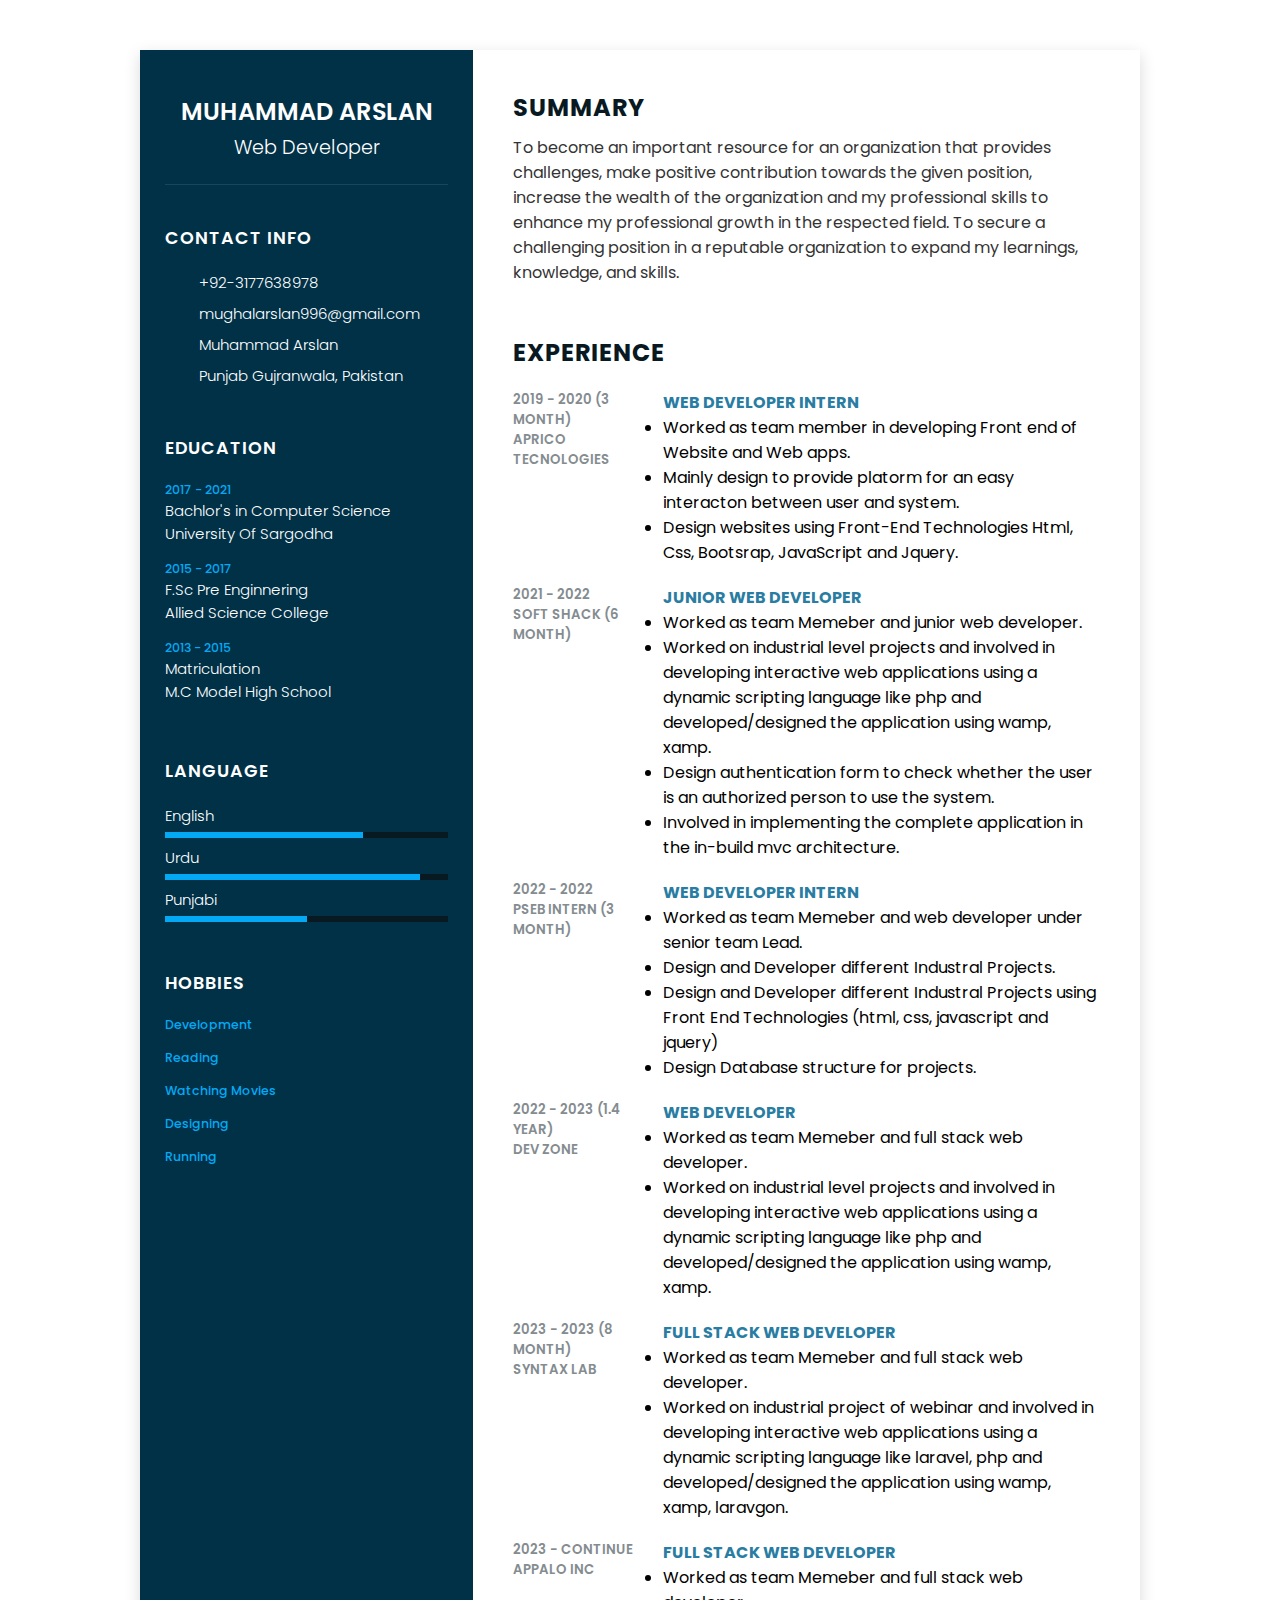
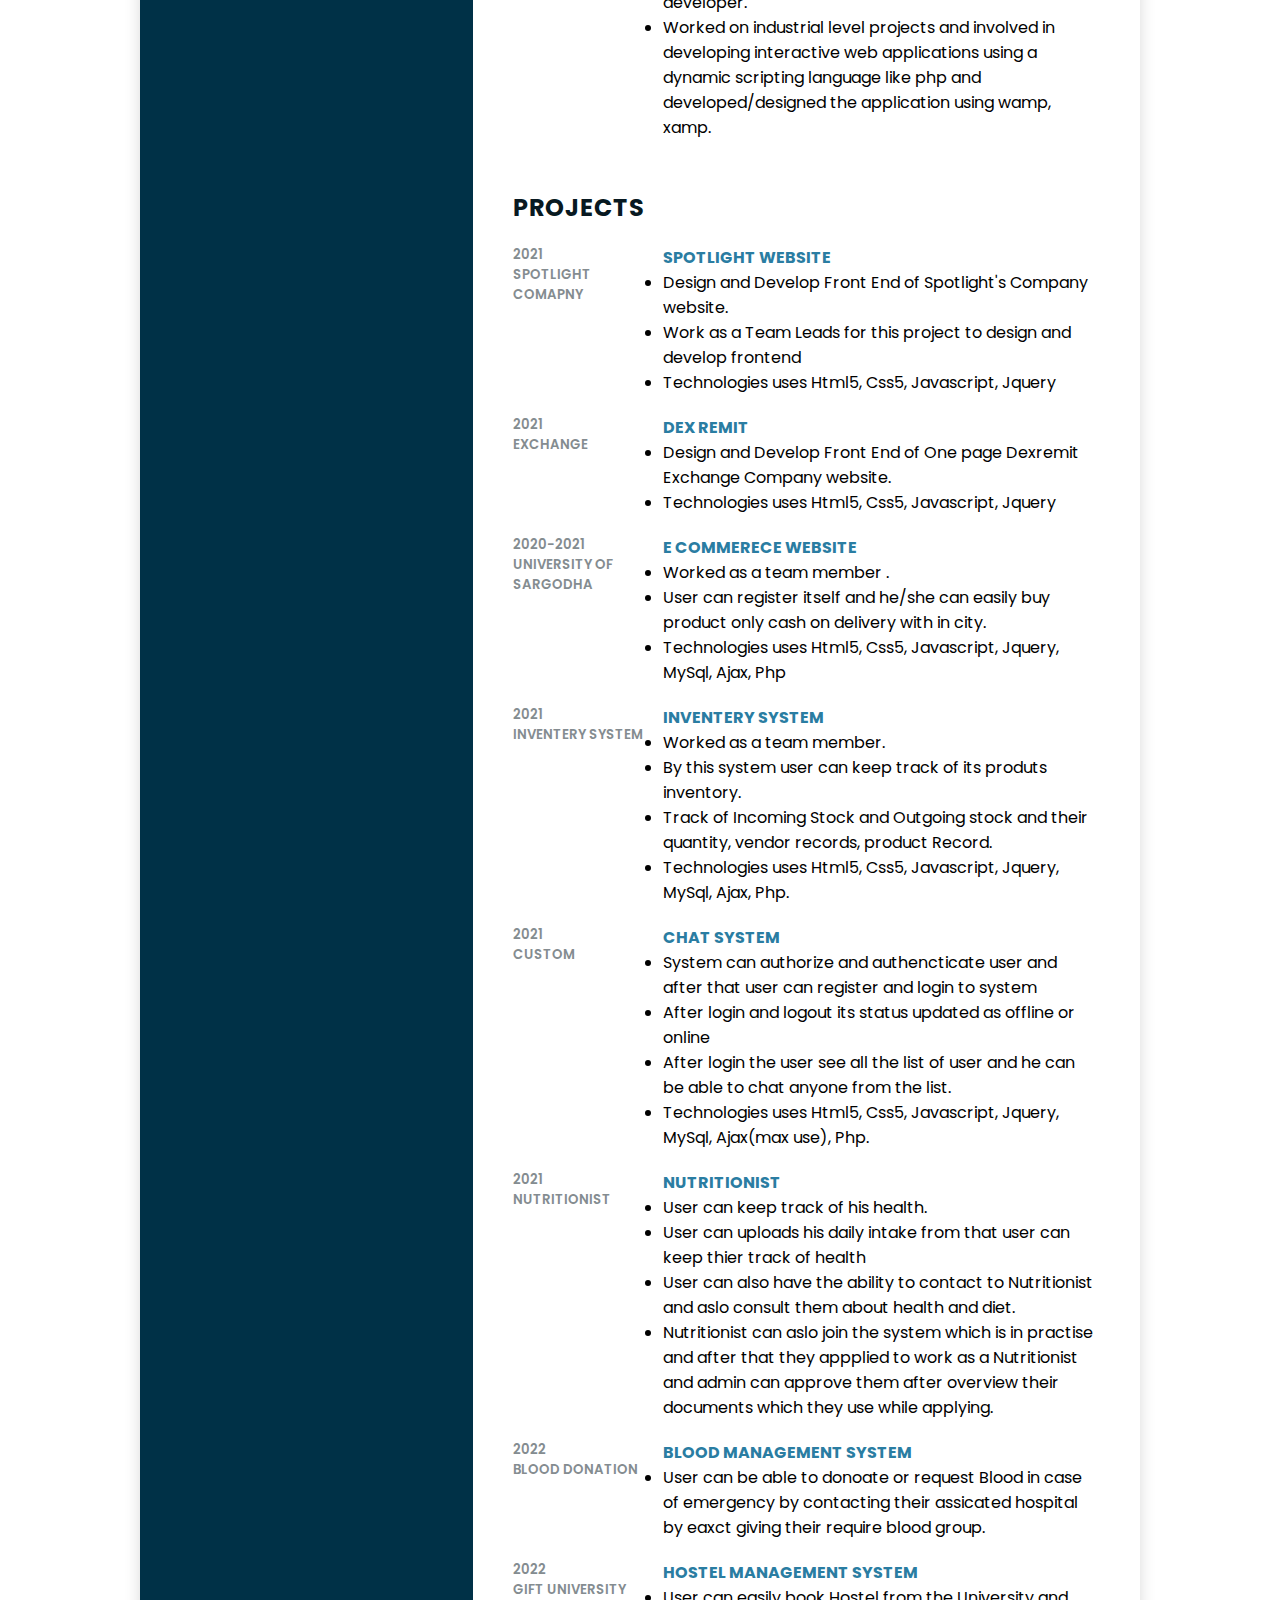
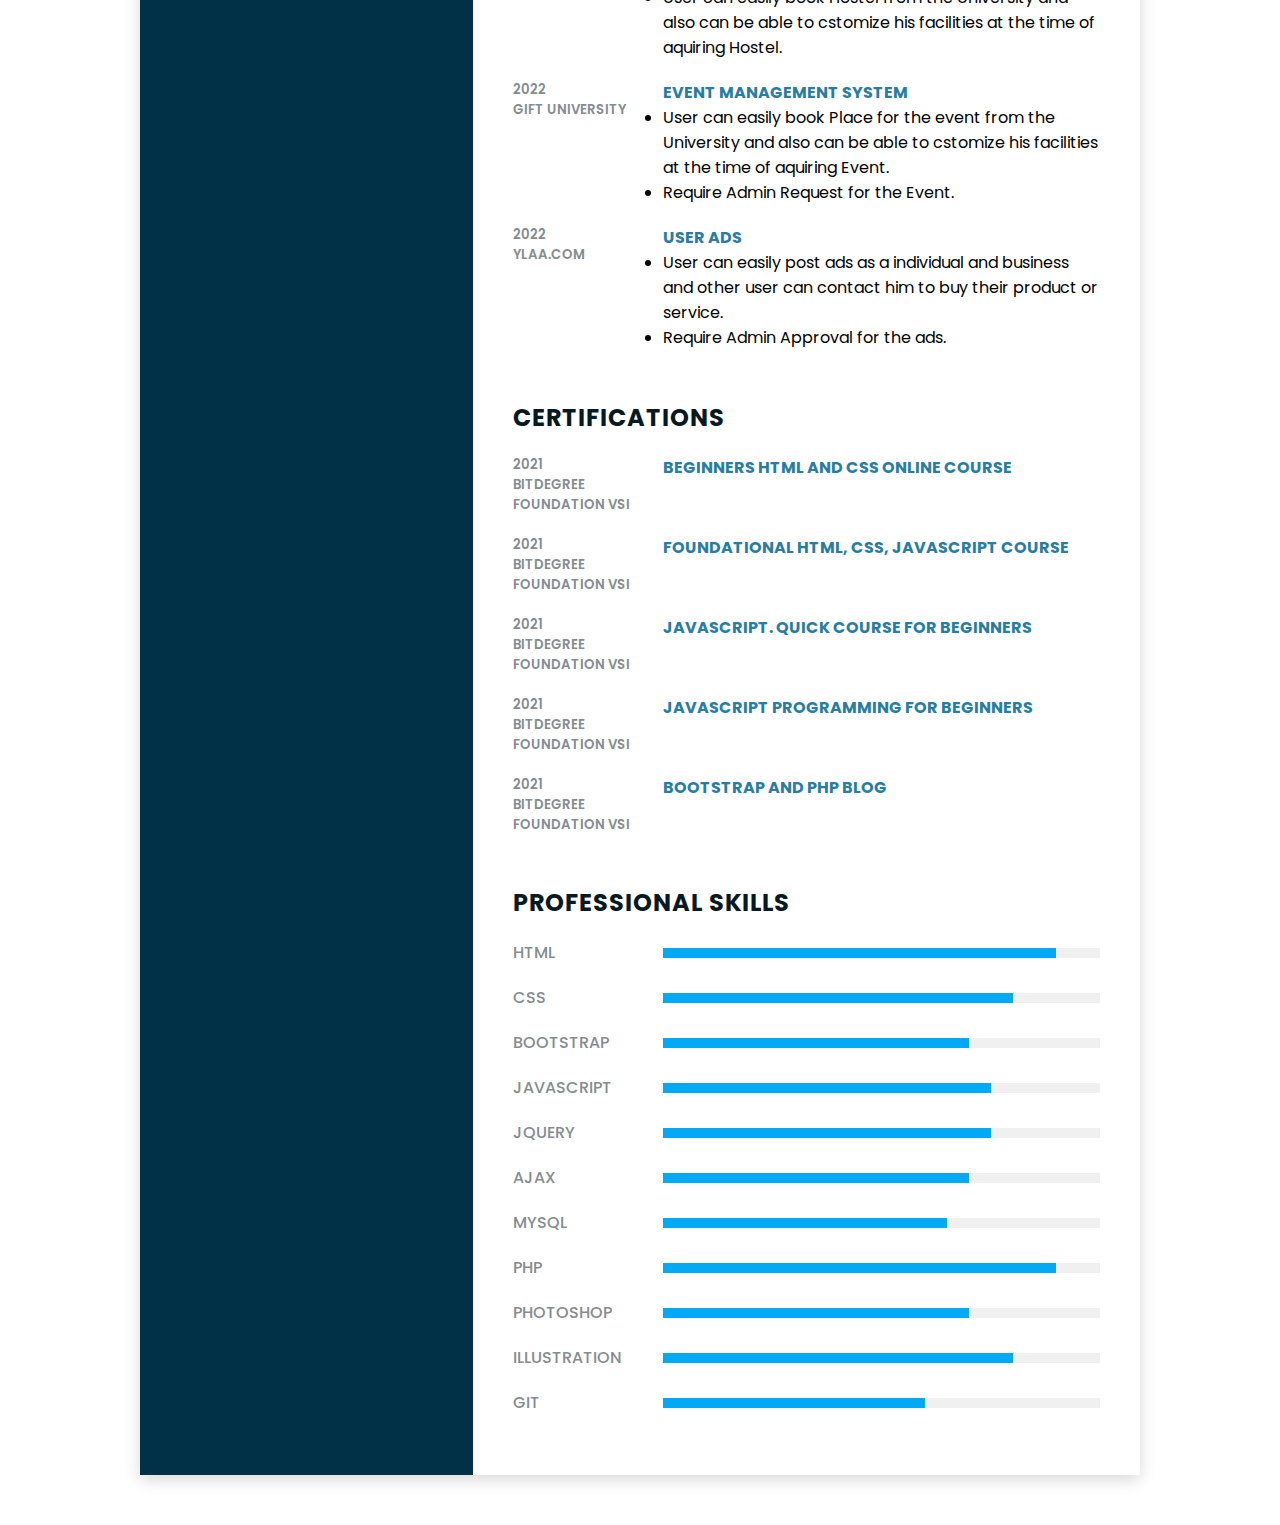
<file: index.html>
<!DOCTYPE html>
<html lang="en">

<head>
    <meta charset="UTF-8">
    <meta http-equiv="X-UA-Compatible" content="IE=edge">
    <meta name="viewport" content="width=device-width, initial-scale=1.0">
    <title>CV</title>
    <link rel="preconnect" href="https://fonts.googleapis.com">
    <link rel="preconnect" href="https://fonts.gstatic.com" crossorigin>
    <link href="https://fonts.googleapis.com/css2?family=Poppins:wght@100;200;300;400;500;600;700;900&display=swap"
        rel="stylesheet">
    <link rel="stylesheet" href="https://pro.fontawesome.com/releases/v5.10.0/css/all.css"
        integrity="sha384-AYmEC3Yw5cVb3ZcuHtOA93w35dYTsvhLPVnYs9eStHfGJvOvKxVfELGroGkvsg+p" crossorigin="anonymous" />
    <link rel="stylesheet" href="style.css">
</head>

<body>
    <div class="container">
        <div class="left_side">

            <div class="profile_text">
                <h2>Muhammad Arslan <br><span>Web Developer</span></h2>
            </div>

            <div class="contact_info">
                <h3 class="title">Contact Info</h3>
                <ul>
                    <li>
                        <span class="icon"><i class="fas fa-phone-alt"></i></span>
                        <span class="text">+92-3177638978</span>
                    </li>
                    <li>
                        <span class="icon"><i class="far fa-envelope"></i></span>
                        <span class="text">mughalarslan996@gmail.com</span>
                    </li>
                    <li>
                        <span class="icon"><i class="fab fa-linkedin-in"></i></span>
                        <span class="text"><a href="https://www.linkedin.com/in/muhammad-arslan-390448213/"
                                target="_blank">Muhammad Arslan</a></span>
                    </li>
                    <li>
                        <span class="icon"><i class="fas fa-map-marker-alt"></i></span>
                        <span class="text">Punjab Gujranwala, Pakistan</span>
                    </li>
                </ul>
            </div>

            <div class="contact_info education">
                <h3 class="title">Education</h3>
                <ul>
                    <li>
                        <h5>2017 - 2021</h5>
                        <h4>Bachlor's in Computer Science</h4>
                        <h4>University Of Sargodha</h4>
                    </li>
                    <li>
                        <h5>2015 - 2017</h5>
                        <h4>F.Sc Pre Enginnering</h4>
                        <h4>Allied Science College</h4>
                    </li>
                    <li>
                        <h5>2013 - 2015</h5>
                        <h4>Matriculation</h4>
                        <h4>M.C Model High School</h4>
                    </li>
                </ul>
            </div>

            <div class="contact_info language">
                <h3 class="title">Language</h3>
                <ul>
                    <li>
                        <span>English</span>
                        <div class="percent">
                            <div style="width: 70%;"></div>
                        </div>
                    </li>
                    <li>
                        <span>Urdu</span>
                        <div class="percent">
                            <div style="width: 90%;"></div>
                        </div>
                    </li>
                    <li>
                        <span>Punjabi</span>
                        <div class="percent">
                            <div style="width: 50%;"></div>
                        </div>
                    </li>
                </ul>
            </div>

            <div class="contact_info education">
                <h3 class="title">Hobbies</h3>
                <ul>
                    <li>
                        <h5>Development</h5>
                    </li>
                    <li>
                        <h5>Reading</h5>
                    </li>
                    <li>
                        <h5>Watching Movies</h5>
                    </li>
                    <li>
                        <h5>Designing</h5>
                    </li>
                    <li>
                        <h5>Running</h5>
                    </li>
                </ul>
            </div>

        </div>

        <div class="right_side">
            <div class="about">
                <h2 class="title2">Summary</h2>
                <!-- <p>Lorem ipsum dolor sit amet consectetur adipisicing elit. Officiis, aut eos voluptatibus neque dicta at natus quidem quibusdam eligendi debitis explicabo eaque quisquam, suscipit hic perferendis exercitationem, dolorum ea. Nisi consectetur
                    quae consequuntur molestiae accusantium magni <br><br> fugiat quis eum id tenetur dolor ipsam dolores, deserunt aperiam rerum, eaque dolore autem ipsa quam, illo vero.Nesciunt dignissimos excepturi asperiores a porro aliquam, labore
                    eligendi cumque et dolorum? Laboriosam eum illum sequi rerum reprehenderit, dolores nihil odio?
                </p>
                    <br><br><br><br> -->
                <p>
                    To become an important resource for an organization that provides challenges, make positive
                    contribution towards the
                    given position, increase the wealth of the organization and my professional skills to enhance my
                    professional growth in the respected
                    field. To secure a challenging position in a reputable organization to expand my learnings,
                    knowledge, and skills.
                </p>
            </div>

            <div class="about">
                <h2 class="title2">Experience</h2>
                <!-- Aprico Technologies -->
                <div class="box">
                    <div class="year_company">
                        <h5>2019 - 2020 (3 month)</h5>
                        <h5>Aprico <br> Tecnologies</h5>
                    </div>
                    <div class="text">
                        <h4>Web Developer Intern </h4>
                        <!-- <p>
                            Worked as team member in developing Front end of Website and Web apps.
                        </p> -->
                        <ul>
                            <li>Worked as team member in developing Front end of Website and Web apps.</li>
                            <li>Mainly design to provide platorm for an easy interacton between user and system.</li>
                            <li>Design websites using Front-End Technologies Html, Css, Bootsrap, JavaScript and Jquery.
                            </li>
                        </ul>
                    </div>
                </div>
                <!-- Soft Shack -->
                <div class="box">
                    <div class="year_company">
                        <h5>2021 - 2022</h5>
                        <h5>Soft Shack (6 month)</h5>
                    </div>
                    <div class="text">
                        <h4>Junior WEb Developer</h4>
                        <ul>
                            <li>Worked as team Memeber and junior web developer.</li>
                            <li>
                                Worked on industrial level projects and involved in developing
                                interactive web applications using a dynamic scripting language like php
                                and developed/designed the application using wamp, xamp.
                            </li>
                            <li>
                                Design authentication form to check whether the user is an authorized
                                person to use the system.
                            </li>
                            <li>
                                Involved in implementing the complete application in the in-build mvc architecture.
                            </li>
                        </ul>
                    </div>
                </div>
                <!-- PSEB -->
                <div class="box">
                    <div class="year_company">
                        <h5>2022 - 2022</h5>
                        <h5>PSEB Intern (3 month)</h5>
                    </div>
                    <div class="text">
                        <h4>Web Developer Intern</h4>
                        <!-- <p>Lorem ipsum dolor sit amet consectetur adipisicing elit. Reprehenderit quibusdam eveniet dolor ipsam magnam.</p> -->
                        <ul>
                            <li>
                                Worked as team Memeber and web developer under senior team Lead.
                            </li>
                            <li>
                                Design and Developer different Industral Projects.
                            </li>
                            <li>
                                Design and Developer different Industral Projects using Front End Technologies (html,
                                css, javascript and jquery)
                            </li>
                            <li>
                                Design Database structure for projects.
                            </li>
                        </ul>
                    </div>
                </div>
                <!-- Dev Zone -->
                <div class="box">
                    <div class="year_company">
                        <h5>2022 - 2023 (1.4 year)</h5>
                        <h5>Dev Zone</h5>
                    </div>
                    <div class="text">
                        <h4>Web developer</h4>
                        <ul>
                            <li>Worked as team Memeber and full stack web developer.</li>
                            <li>
                                Worked on industrial level projects and involved in developing
                                interactive web applications using a dynamic scripting language like php
                                and developed/designed the application using wamp, xamp.
                            </li>
                        </ul>
                    </div>
                </div>
                <!-- Syntax Lab -->
                <div class="box">
                    <div class="year_company">
                        <h5>2023 - 2023 (8 month)</h5>
                        <h5>Syntax Lab</h5>
                    </div>
                    <div class="text">
                        <h4>Full stack Web developer</h4>
                        <ul>
                            <li>Worked as team Memeber and full stack web developer.</li>
                            <li>
                                Worked on industrial project of webinar and involved in developing
                                interactive web applications using a dynamic scripting language like laravel, php
                                and developed/designed the application using wamp, xamp, laravgon.
                            </li>
                        </ul>
                    </div>
                </div>
                <!-- Appalo Inc -->
                <div class="box">
                    <div class="year_company">
                        <h5>2023 - continue </h5>
                        <h5>Appalo Inc</h5>
                    </div>
                    <div class="text">
                        <h4>Full stack Web developer</h4>
                        <ul>
                            <li>Worked as team Memeber and full stack web developer.</li>
                            <li>
                                Worked on industrial level projects and involved in developing
                                interactive web applications using a dynamic scripting language like php
                                and developed/designed the application using wamp, xamp.
                            </li>
                        </ul>
                    </div>
                </div>
            </div>

            <!-- Projects -->
            <div class="about">
                <h2 class="title2">Projects</h2>
                <div class="box">
                    <div class="year_company">
                        <h5>2021</h5>
                        <h5>Spotlight <br> Comapny</h5>
                    </div>
                    <div class="text">
                        <h4>Spotlight website</h4>
                        <!-- <p>
                            Design and Develop Front End of Spotlight's Company website.
                        </p> -->
                        <ul>
                            <li>Design and Develop Front End of Spotlight's Company website.</li>
                            <li>Work as a Team Leads for this project to design and develop frontend</li>
                            <li>Technologies uses Html5, Css5, Javascript, Jquery</li>
                        </ul>
                    </div>
                </div>
                <div class="box">
                    <div class="year_company">
                        <h5>2021</h5>
                        <h5>Exchange</h5>
                    </div>
                    <div class="text">
                        <h4>Dex Remit</h4>
                        <ul>
                            <li>Design and Develop Front End of One page Dexremit Exchange Company website.</li>
                            <li>Technologies uses Html5, Css5, Javascript, Jquery</li>
                        </ul>
                    </div>
                </div>
                <div class="box">
                    <div class="year_company">
                        <h5>2020-2021</h5>
                        <h5>University Of Sargodha</h5>
                    </div>
                    <div class="text">
                        <h4>E Commerece Website</h4>
                        <ul>
                            <li>Worked as a team member .</li>
                            <li> User can register itself and he/she can easily buy product only cash on delivery with
                                in city.</li>
                            <li>Technologies uses Html5, Css5, Javascript, Jquery, MySql, Ajax, Php</li>
                        </ul>
                    </div>
                </div>
                <div class="box">
                    <div class="year_company">
                        <h5>2021</h5>
                        <h5>Inventery System</h5>
                    </div>
                    <div class="text">
                        <h4>Inventery System</h4>
                        <ul>
                            <li>Worked as a team member.</li>
                            <li>By this system user can keep track of its produts inventory.</li>
                            <li>Track of Incoming Stock and Outgoing stock and their quantity, vendor records, product
                                Record.</li>
                            <li>Technologies uses Html5, Css5, Javascript, Jquery, MySql, Ajax, Php.</li>
                        </ul>
                    </div>
                </div>
                <div class="box">
                    <div class="year_company">
                        <h5>2021</h5>
                        <h5>Custom</h5>
                    </div>
                    <div class="text">
                        <h4>Chat System</h4>
                        <ul>
                            <li>System can authorize and authencticate user and after that user can register and login
                                to system</li>
                            <li>After login and logout its status updated as offline or online</li>
                            <li>After login the user see all the list of user and he can be able to chat anyone from the
                                list.</li>
                            <li>Technologies uses Html5, Css5, Javascript, Jquery, MySql, Ajax(max use), Php.</li>
                        </ul>
                    </div>
                </div>

                <div class="box">
                    <div class="year_company">
                        <h5>2021</h5>
                        <h5>Nutritionist</h5>
                    </div>
                    <div class="text">
                        <h4>Nutritionist</h4>
                        <ul>
                            <li>User can keep track of his health.</li>
                            <li>User can uploads his daily intake from that user can keep thier track of health</li>
                            <li>User can also have the ability to contact to Nutritionist and aslo consult them about
                                health and diet.</li>
                            <li>Nutritionist can aslo join the system which is in practise and after that they appplied
                                to work as a Nutritionist and admin can approve them after overview their documents
                                which they use while applying.</li>
                        </ul>
                    </div>
                </div>

                <div class="box">
                    <div class="year_company">
                        <h5>2022</h5>
                        <h5>Blood Donation</h5>
                    </div>
                    <div class="text">
                        <h4>Blood Management System</h4>
                        <ul>
                            <li>User can be able to donoate or request Blood in case of emergency by contacting their
                                assicated hospital by eaxct giving their require blood group.</li>
                        </ul>
                    </div>
                </div>

                <div class="box">
                    <div class="year_company">
                        <h5>2022</h5>
                        <h5>Gift University</h5>
                    </div>
                    <div class="text">
                        <h4>Hostel Management System</h4>
                        <ul>
                            <li>User can easily book Hostel from the University and also can be able to cstomize his
                                facilities at the time of aquiring Hostel.</li>
                        </ul>
                    </div>
                </div>

                <div class="box">
                    <div class="year_company">
                        <h5>2022</h5>
                        <h5>Gift University</h5>
                    </div>
                    <div class="text">
                        <h4>Event Management System</h4>
                        <li>User can easily book Place for the event from the University and also can be able to
                            cstomize his facilities at the time of aquiring Event.</li>
                        <li>Require Admin Request for the Event.</li>
                    </div>
                </div>
                <div class="box">
                    <div class="year_company">
                        <h5>2022</h5>
                        <h5>Ylaa.com</h5>
                    </div>
                    <div class="text">
                        <h4>User Ads</h4>
                        <li>User can easily post ads as a individual and business and other user can contact him to buy their product or service.</li>
                        <li>Require Admin Approval for the ads.</li>
                    </div>
                </div>
            </div>

            <!-- Certifications -->
            <div class="about">
                <h2 class="title2">Certifications</h2>
                <div class="box">
                    <div class="year_company">
                        <h5>2021</h5>
                        <h5>BitDegree <br> Foundation VSI</h5>
                    </div>
                    <div class="text">
                        <h4>Beginners HTML and CSS Online Course</h4>
                    </div>
                </div>
                <div class="box">
                    <div class="year_company">
                        <h5>2021</h5>
                        <h5>BitDegree <br> Foundation VSI</h5>
                    </div>
                    <div class="text">
                        <h4>Foundational HTML, CSS, JavaScript course</h4>
                    </div>
                </div>
                <div class="box">
                    <div class="year_company">
                        <h5>2021</h5>
                        <h5>BitDegree <br> Foundation VSI</h5>
                    </div>
                    <div class="text">
                        <h4> JavaScript. Quick Course for Beginners</h4>
                    </div>
                </div>
                <div class="box">
                    <div class="year_company">
                        <h5>2021</h5>
                        <h5>BitDegree <br> Foundation VSI</h5>
                    </div>
                    <div class="text">
                        <h4> Javascript Programming For Beginners</h4>
                    </div>
                </div>
                <div class="box">
                    <div class="year_company">
                        <h5>2021</h5>
                        <h5>BitDegree <br> Foundation VSI</h5>
                    </div>
                    <div class="text">
                        <h4>Bootstrap and PHP Blog</h4>
                    </div>
                </div>
            </div>

            <!-- Skills -->
            <div class="about skills">
                <h2 class="title2">Professional Skills</h2>
                <div class="box">
                    <h4>HTML</h4>
                    <div class="percent">
                        <div style="width: 90%;"></div>
                    </div>
                </div>
                <div class="box">
                    <h4>CSS</h4>
                    <div class="percent">
                        <div style="width: 80%;"></div>
                    </div>
                </div>
                <div class="box">
                    <h4>bootstrap</h4>
                    <div class="percent">
                        <div style="width: 70%;"></div>
                    </div>
                </div>
                <div class="box">
                    <h4>javascript</h4>
                    <div class="percent">
                        <div style="width: 75%;"></div>
                    </div>
                </div>
                <div class="box">
                    <h4>jquery</h4>
                    <div class="percent">
                        <div style="width: 75%;"></div>
                    </div>
                </div>
                <div class="box">
                    <h4>ajax</h4>
                    <div class="percent">
                        <div style="width: 70%;"></div>
                    </div>
                </div>
                <div class="box">
                    <h4>mysql</h4>
                    <div class="percent">
                        <div style="width: 65%;"></div>
                    </div>
                </div>
                <div class="box">
                    <h4>php</h4>
                    <div class="percent">
                        <div style="width: 90%;"></div>
                    </div>
                </div>
                <div class="box">
                    <h4>Photoshop</h4>
                    <div class="percent">
                        <div style="width: 70%;"></div>
                    </div>
                </div>
                <div class="box">
                    <h4>Illustration</h4>
                    <div class="percent">
                        <div style="width: 80%;"></div>
                    </div>
                </div>
                <div class="box">
                    <h4>Git</h4>
                    <div class="percent">
                        <div style="width: 60%;"></div>
                    </div>
                </div>
              <!--  <div class="box">
                    <h4>laravel</h4>
                    <div class="percent">
                        <div style="width: 50%;"></div>
                    </div>
                </div>
                <div class="box">
                    <h4>Magento Admin Panel</h4>
                    <div class="percent">
                        <div style="width: 40%;"></div>
                    </div>
                </div> -->
            </div>

            <!-- <div class="about interest">
                <h2 class="title2">Interest</h2>
                <ul>
                    <li><i class="fas fa-file-code"></i> Web Development</li>
                    <li><i class="fas fa-drafting-compass"></i> Designing</li>
                    <li><i class="fas fa-file-code"></i> Development</li>
                    <li><i class="fas fa-running"></i> Running</li>
                    <li><i class="fas fa-running"></i> Research</li>
                </ul>
            </div> -->
        </div>
    </div>
</body>

</html>
</file>
<file: style.css>
@import url('https://fonts.googleapis.com/css2?family=Poppins:wght@100;200;300;400;500;600;700;900&display=swap');

* {
    margin: 0;
    padding: 0;
    box-sizing: border-box;
    font-family: 'Poppins', sans-serif;
}

body {
    /* background: lightblue; */
    display: flex;
    justify-content: center;
    align-items: center;
    min-height: 100vh;
}

a {
    text-decoration: none;
    color: #000;
}

.container {
    position: relative;
    width: 100%;
    max-width: 1000px;
    min-height: 1000px;
    background: #fff;
    display: grid;
    grid-template-columns: 1fr 2fr;
    margin: 50px;
    box-shadow: rgba(0, 0, 0, 0.15) 0px 5px 15px 0px;
    /* box-shadow: 0 35px 55px rgba(0, 0, 0, 0.1); */
}

.container .left_side {
    position: relative;
    background: #003147;
    padding: 25px;
}

.profile_text {
    position: relative;
    display: flex;
    flex-direction: column;
    align-items: center;
    padding-bottom: 20px;
    border-bottom: 1px solid rgba(255, 255, 255, 0.1);
}

.profile_text .image_box {
    position: relative;
    height: 200px;
    width: 200px;
    border-radius: 50%;
    overflow: hidden;
    /* object-fit: cover; */
}

.profile_text h2 {
    margin-top: 20px;
    color: #fff;
    font-size: 1.5em;
    text-transform: uppercase;
    text-align: center;
    font-weight: 600;
    line-height: 1.4em;
}

.profile_text h2 span {
    text-transform: capitalize;
    font-size: 0.8em;
    font-weight: 300;
}

.profile_text .image_box img {
    position: relative;
    left: 0;
    top: 0;
    width: 100%;
    object-fit: cover;
}

.contact_info {
    padding-top: 40px;
    font-size: 15px;
}

.title {
    color: #fff;
    text-transform: uppercase;
    font-weight: 600;
    letter-spacing: 1px;
    margin-bottom: 20px;
}

.contact_info ul {
    position: relative;
}

.contact_info ul li {
    position: relative;
    list-style: none;
    margin: 8px 0;
    cursor: pointer;
    word-break: break-all;
    font-weight: 300;
}

.contact_info ul li .icon {
    display: inline-block;
    width: 30px;
    font-weight: 100;
    color: #03a9f4;
}

.contact_info ul li span,
a {
    color: #fff;
}

.education ul li {
    margin-bottom: 15px;
}

.contact_info.education h5 {
    color: #03a9f4;
    font-weight: 500;
}

.contact_info .education h4:nth-child(2) {
    color: #fff;
    font-weight: 500;
}

.contact_info.education h4 {
    color: #fff;
    font-weight: 300;
}

.language .percent {
    position: relative;
    width: 100%;
    height: 6px;
    background: #081921;
    display: block;
    margin-top: 5px;
}

.percent div {
    position: absolute;
    top: 0;
    left: 0;
    height: 100%;
    background: #03a9f4;
}






.container .right_side {
    position: relative;
    background: #fff;
    padding: 40px;
}

.about {
    margin-bottom: 50px;
}

.about:last-child {
    margin-bottom: 0;
}

.title2 {
    color: #081921;
    text-transform: uppercase;
    letter-spacing: 1px;
    margin-bottom: 10px;
}

p {
    color: #333;
}

.about .box {
    display: flex;
    flex-direction: row;
    margin: 20px 0;
}

.box .year_company {
    min-width: 150px;
}

.about .box .year_company h5 {
    text-transform: uppercase;
    color: #848c90;
    font-weight: 600;
}

.about .box .text h4 {
    text-transform: uppercase;
    color: #2a7da2;
    font-size: 16px;
}

.skills .box {
    position: relative;
    width: 100%;
    display: grid;
    grid-template-columns: 150px 1fr;
    justify-content: center;
    align-items: center;
}

.skills .box h4 {
    text-transform: uppercase;
    color: #848c90;
    font-weight: 500;
}

.skills .box .percent {
    position: relative;
    width: 100%;
    height: 10px;
    background: #f0f0f0;
}

.interest ul {
    display: grid;
    grid-template-columns: repeat(4, 1fr);
}

.interest ul li {
    list-style: none;
    color: #333;
    font-weight: 500;
    margin: 10px 0;
}

.interest ul li .fas {
    color: #03a9f4;
    font-size: 16px;
    width: 20px;
}

@media (max-width: 1000px) {
    .container {
        margin: 10px;
        grid-template-columns: repeat(1, 1fr);
    }

    .interest ul {
        grid-template-columns: repeat(2, 1fr);
    }
}

@media (max-width: 600px) {
    .about .box {
        flex-direction: column;
    }

    .about .box .year_company {
        margin-bottom: 5px;
    }

    .interest ul {
        grid-template-columns: repeat(1, 1fr);
    }

    .skills .box {
        grid-template-columns: repeat(1, 1fr);
    }
}
</file>
